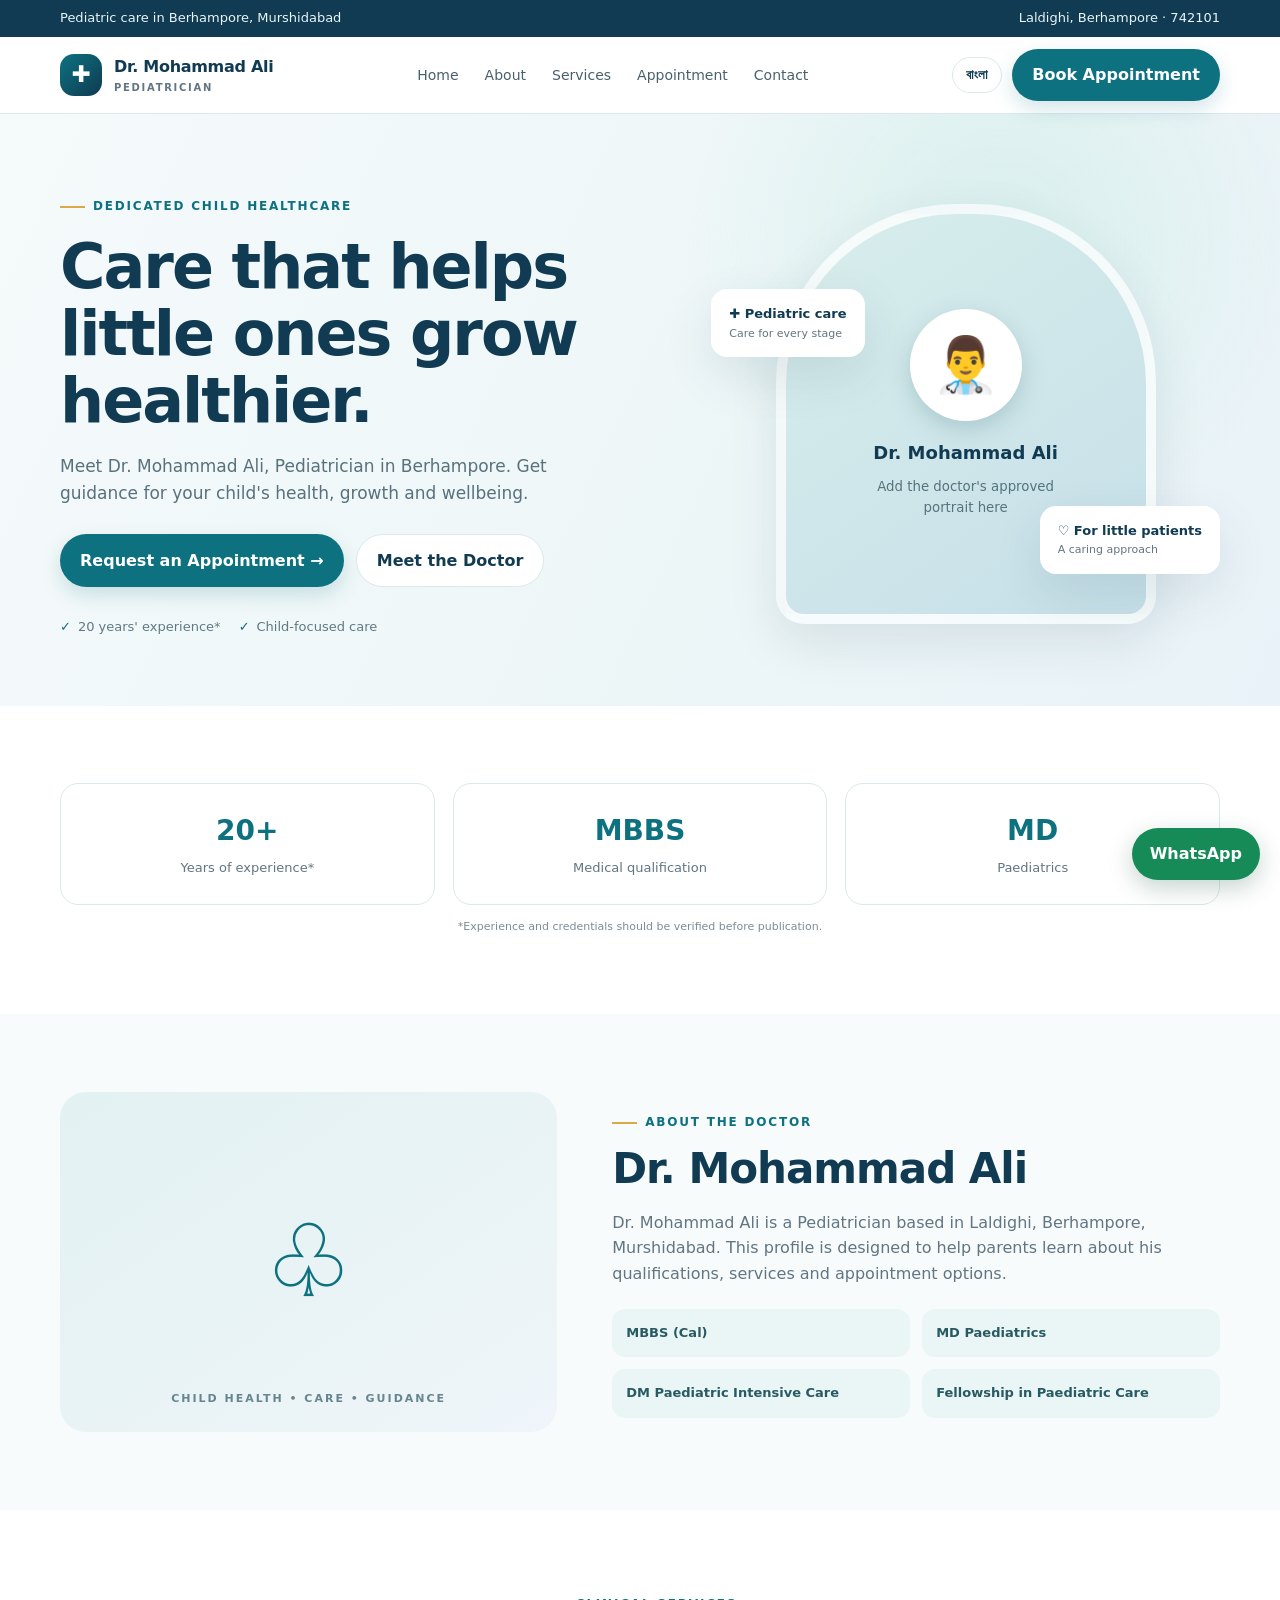
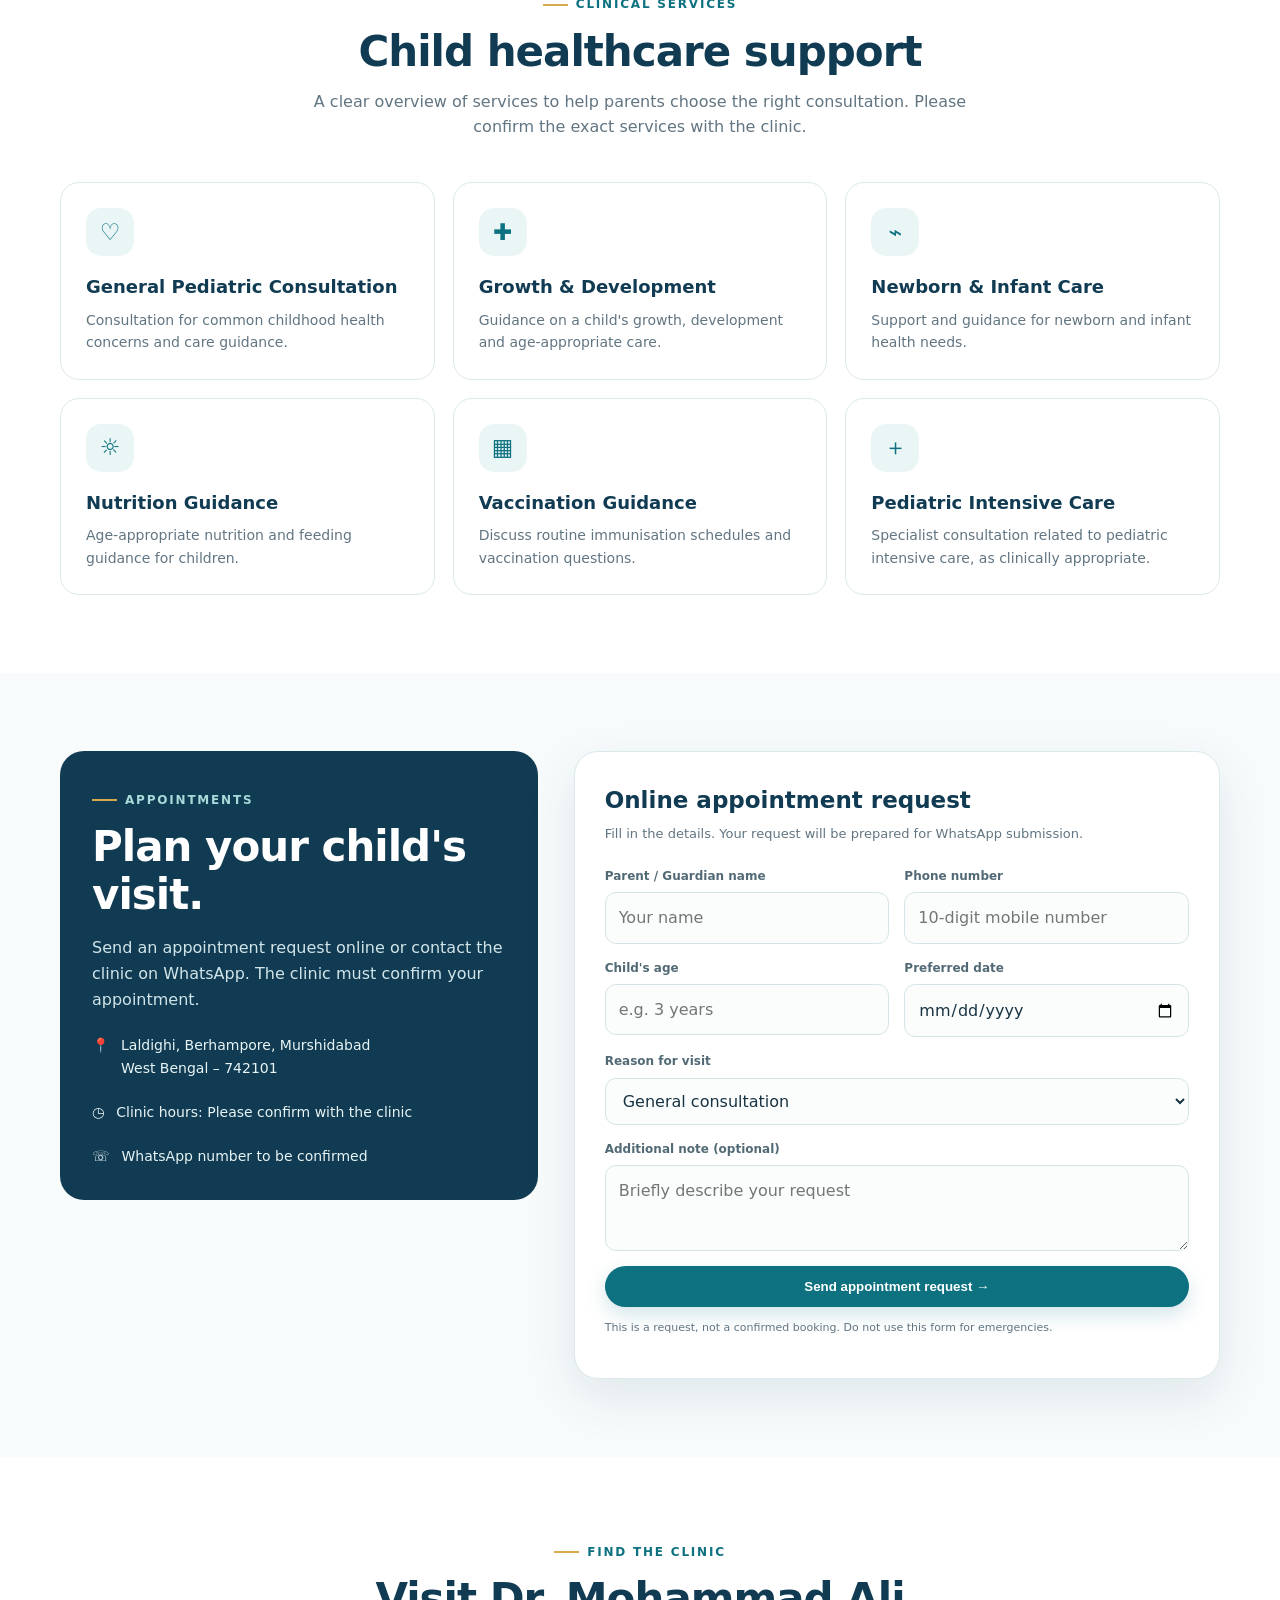
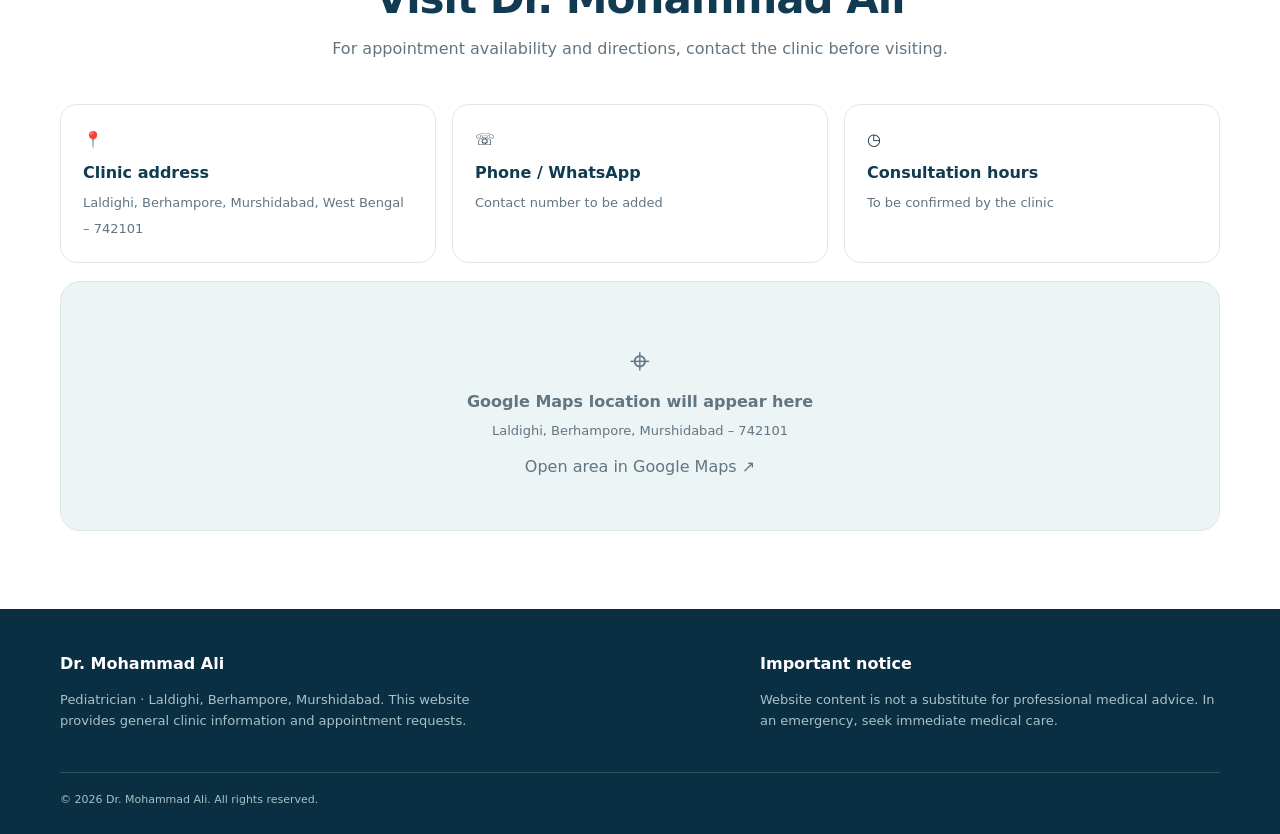
<file: index.html/public/assets/aistudio/dr_mohammad_ali_website_77bca376.html>
<!doctype html>
<html lang="en">
<head>
<meta charset="utf-8">
<meta name="viewport" content="width=device-width,initial-scale=1">
<meta name="description" content="Official website of Dr. Mohammad Ali, Pediatrician in Laldighi, Berhampore, Murshidabad. Explore child healthcare services and request an appointment.">
<meta name="theme-color" content="#0d5670">
<title>Dr. Mohammad Ali | Pediatrician in Berhampore</title>
<style>
:root{--navy:#103b52;--teal:#0d7180;--mint:#eaf6f5;--sky:#edf5fb;--ink:#183342;--muted:#617582;--line:#dce8eb;--white:#fff;--gold:#d9a94b;--shadow:0 18px 50px rgba(18,59,78,.10)}
*{box-sizing:border-box}html{scroll-behavior:smooth}body{margin:0;font-family:Inter,ui-sans-serif,system-ui,-apple-system,"Segoe UI",sans-serif;color:var(--ink);background:#fff;line-height:1.6}a{color:inherit;text-decoration:none}.container{width:min(1160px,calc(100% - 40px));margin:auto}.topbar{background:var(--navy);color:#e8f5f7;font-size:13px;padding:8px 0}.topbar .container{display:flex;justify-content:space-between;gap:14px;flex-wrap:wrap}.nav{position:sticky;top:0;z-index:10;background:rgba(255,255,255,.94);backdrop-filter:blur(14px);border-bottom:1px solid var(--line)}.navin{height:76px;display:flex;align-items:center;justify-content:space-between;gap:20px}.brand{display:flex;align-items:center;gap:12px;font-weight:800;color:var(--navy);letter-spacing:-.3px}.brandmark{width:42px;height:42px;border-radius:14px;background:linear-gradient(135deg,var(--teal),var(--navy));display:grid;place-items:center;color:white;font-size:23px}.brand small{display:block;font-size:10px;letter-spacing:1.7px;color:var(--muted);font-weight:700}.links{display:flex;align-items:center;gap:26px;font-size:14px;color:#49616d}.links a:hover{color:var(--teal)}.navactions{display:flex;align-items:center;gap:10px}.lang{border:1px solid var(--line);background:white;border-radius:999px;padding:9px 13px;font-weight:700;color:var(--navy);cursor:pointer}.btn{display:inline-flex;align-items:center;justify-content:center;gap:8px;border:0;border-radius:999px;padding:13px 20px;background:var(--teal);color:white;font-weight:750;cursor:pointer;box-shadow:0 8px 20px rgba(13,113,128,.18);transition:.2s}.btn:hover{transform:translateY(-2px);background:#095d6b}.btn.secondary{background:white;color:var(--navy);border:1px solid var(--line);box-shadow:none}.hero{background:radial-gradient(circle at 78% 22%,#d8efed 0,transparent 28%),linear-gradient(115deg,#f5fafb 0%,#edf6f7 58%,#e9f2f8 100%);padding:76px 0 68px;overflow:hidden}.hero-grid{display:grid;grid-template-columns:1.08fr .92fr;align-items:center;gap:54px}.eyebrow{display:inline-flex;align-items:center;gap:8px;color:var(--teal);font-weight:800;font-size:12px;letter-spacing:1.8px;text-transform:uppercase}.eyebrow:before{content:"";width:25px;height:2px;background:var(--gold)}h1{font-size:clamp(38px,5vw,62px);line-height:1.08;letter-spacing:-2px;color:var(--navy);margin:18px 0}.hero p{font-size:17px;color:#58717d;max-width:570px;margin:0 0 26px}.hero-actions{display:flex;gap:12px;flex-wrap:wrap}.trustline{display:flex;align-items:center;gap:18px;margin-top:30px;color:#607984;font-size:13px;flex-wrap:wrap}.trustline span{display:flex;align-items:center;gap:7px}.check{color:var(--teal);font-weight:900}.doctor-visual{position:relative;min-height:430px;display:grid;place-items:center}.portrait-placeholder{width:min(380px,90%);height:420px;border-radius:180px 180px 28px 28px;background:linear-gradient(145deg,#d8eeec,#c6dfe8);border:10px solid rgba(255,255,255,.78);box-shadow:var(--shadow);display:flex;flex-direction:column;align-items:center;justify-content:center;text-align:center;color:#35616d;padding:30px}.portrait-placeholder .avatar{width:112px;height:112px;border-radius:50%;background:#fff;display:grid;place-items:center;font-size:54px;margin-bottom:18px;box-shadow:0 8px 25px #aac9ce}.portrait-placeholder strong{font-size:18px;color:var(--navy)}.portrait-placeholder small{max-width:230px;color:#55737d;margin-top:8px}.float-card{position:absolute;background:white;padding:15px 18px;border-radius:16px;box-shadow:var(--shadow);font-size:13px;font-weight:750;color:var(--navy)}.float-card.one{left:0;top:90px}.float-card.two{right:0;bottom:55px}.float-card em{display:block;color:var(--muted);font-style:normal;font-weight:500;font-size:11px}.section{padding:78px 0}.section.soft{background:#f7fbfc}.section-head{text-align:center;max-width:690px;margin:0 auto 42px}.section-head .eyebrow{justify-content:center}.section h2{font-size:clamp(29px,3.4vw,42px);line-height:1.15;color:var(--navy);letter-spacing:-1px;margin:13px 0}.section-head p{color:var(--muted);margin:0}.stats{display:grid;grid-template-columns:repeat(3,1fr);gap:18px;margin-top:-1px}.stat{padding:25px;border:1px solid var(--line);border-radius:18px;background:#fff;text-align:center}.stat strong{font-size:28px;color:var(--teal);display:block}.stat span{font-size:13px;color:var(--muted)}.about-grid{display:grid;grid-template-columns:.9fr 1.1fr;gap:55px;align-items:center}.about-art{min-height:340px;border-radius:26px;background:linear-gradient(145deg,#e2f1f1,#eff5fa);display:grid;place-items:center;color:var(--teal);font-size:100px;position:relative}.about-art:after{content:"CHILD HEALTH • CARE • GUIDANCE";position:absolute;bottom:24px;font-size:11px;letter-spacing:2px;font-weight:800;color:#66858d}.about-copy p{color:var(--muted)}.credentials{display:grid;grid-template-columns:1fr 1fr;gap:12px;margin-top:22px}.credential{padding:14px;border-radius:13px;background:var(--mint);font-size:13px;font-weight:700;color:#285a63}.cards{display:grid;grid-template-columns:repeat(3,1fr);gap:18px}.service{padding:25px;border:1px solid var(--line);border-radius:19px;background:white;transition:.2s}.service:hover{transform:translateY(-4px);box-shadow:var(--shadow)}.service-icon{width:48px;height:48px;border-radius:15px;background:var(--mint);display:grid;place-items:center;color:var(--teal);font-size:23px}.service h3{color:var(--navy);font-size:18px;margin:17px 0 7px}.service p{font-size:14px;color:var(--muted);margin:0}.booking{display:grid;grid-template-columns:.85fr 1.15fr;gap:36px;align-items:start}.booking-info{background:var(--navy);color:#fff;border-radius:24px;padding:32px}.booking-info h2{color:white}.booking-info p{color:#d1e4e9}.info-row{display:flex;gap:12px;margin-top:22px;color:#e8f4f5;font-size:14px}.formbox{border:1px solid var(--line);border-radius:24px;padding:30px;background:#fff;box-shadow:var(--shadow)}.formbox h3{margin:0 0 5px;color:var(--navy);font-size:23px}.formbox>p{color:var(--muted);font-size:13px;margin:0 0 22px}.formgrid{display:grid;grid-template-columns:1fr 1fr;gap:15px}.field{display:flex;flex-direction:column;gap:6px}.field.full{grid-column:1/-1}.field label{font-size:12px;font-weight:800;color:#526a75}.field input,.field select,.field textarea{width:100%;border:1px solid #d7e4e7;border-radius:11px;padding:12px 13px;font:inherit;color:var(--ink);background:#fbfdfd;outline:none}.field input:focus,.field select:focus,.field textarea:focus{border-color:var(--teal);box-shadow:0 0 0 3px #0d718018}.field textarea{min-height:86px;resize:vertical}.form-note{font-size:11px;color:var(--muted);margin:12px 0}.contact-grid{display:grid;grid-template-columns:repeat(3,1fr);gap:16px}.contact-card{padding:22px;border:1px solid var(--line);border-radius:17px}.contact-card b{display:block;color:var(--navy);margin:8px 0 3px}.contact-card span{font-size:13px;color:var(--muted)}.mapbox{border:1px solid var(--line);border-radius:20px;overflow:hidden;background:#edf4f5;min-height:250px;display:grid;place-items:center;text-align:center;padding:28px;color:var(--muted)}.footer{background:#0b2f42;color:#d7e7eb;padding:42px 0 25px}.footergrid{display:flex;justify-content:space-between;gap:25px;flex-wrap:wrap}.footer strong{color:white}.footer p{font-size:13px;color:#a9c1c8;max-width:460px}.copyright{border-top:1px solid #315365;margin-top:28px;padding-top:18px;font-size:11px;color:#a9c1c8}.sticky-wa{position:fixed;right:20px;bottom:20px;z-index:20;border-radius:50px;background:#168b58;color:white;padding:13px 18px;font-weight:800;box-shadow:0 8px 25px #124b373d}.notice{display:none;margin-top:12px;padding:12px;border-radius:10px;background:#eaf6f0;color:#176342;font-size:13px}.notice.show{display:block}
@media(max-width:850px){.links{display:none}.hero-grid,.about-grid,.booking{grid-template-columns:1fr}.hero{padding:55px 0}.doctor-visual{min-height:360px}.portrait-placeholder{height:350px}.cards{grid-template-columns:repeat(2,1fr)}.stats{gap:10px}.float-card.one{left:3%}.float-card.two{right:2%}}
@media(max-width:560px){.container{width:min(100% - 28px,1160px)}.navin{height:66px}.brandmark{width:37px;height:37px}.navactions .btn{display:none}.hero h1{letter-spacing:-1.2px}.hero p{font-size:15px}.doctor-visual{min-height:320px}.portrait-placeholder{height:310px}.float-card{font-size:11px;padding:11px 13px}.section{padding:58px 0}.stats,.cards,.contact-grid{grid-template-columns:1fr}.credentials{grid-template-columns:1fr}.formbox,.booking-info{padding:22px}.formgrid{grid-template-columns:1fr}.field.full{grid-column:auto}.topbar .container{justify-content:center;text-align:center}.sticky-wa{right:12px;bottom:12px}}
</style>
</head>
<body>
<div class="topbar"><div class="container"><span data-en="Pediatric care in Berhampore, Murshidabad" data-bn="বহরমপুর, মুর্শিদাবাদে শিশু চিকিৎসা পরিষেবা">Pediatric care in Berhampore, Murshidabad</span><span> Laldighi, Berhampore · 742101</span></div></div>
<header class="nav"><div class="container navin">
<a class="brand" href="#home"><span class="brandmark">✚</span><span>Dr. Mohammad Ali<small data-en="PEDIATRICIAN" data-bn="শিশু বিশেষজ্ঞ">PEDIATRICIAN</small></span></a>
<nav class="links"><a href="#home" data-en="Home" data-bn="হোম">Home</a><a href="#about" data-en="About" data-bn="পরিচিতি">About</a><a href="#services" data-en="Services" data-bn="পরিষেবা">Services</a><a href="#appointment" data-en="Appointment" data-bn="অ্যাপয়েন্টমেন্ট">Appointment</a><a href="#contact" data-en="Contact" data-bn="যোগাযোগ">Contact</a></nav>
<div class="navactions"><button class="lang" id="langBtn" type="button">বাংলা</button><a class="btn" href="#appointment" data-en="Book Appointment" data-bn="অ্যাপয়েন্টমেন্ট নিন">Book Appointment</a></div>
</div></header>
<main>
<section class="hero" id="home"><div class="container hero-grid"><div>
<div class="eyebrow" data-en="Dedicated child healthcare" data-bn="শিশুদের যত্নে নিবেদিত">Dedicated child healthcare</div>
<h1 data-en="Care that helps little ones grow healthier." data-bn="শিশুর সুস্থ বেড়ে ওঠার জন্য যত্ন ও চিকিৎসা।">Care that helps little ones grow healthier.</h1>
<p data-en="Meet Dr. Mohammad Ali, Pediatrician in Berhampore. Get guidance for your child's health, growth and wellbeing." data-bn="বহরমপুরের শিশু বিশেষজ্ঞ ডাঃ মোহাম্মদ আলীর সঙ্গে যোগাযোগ করুন। শিশুর স্বাস্থ্য, বৃদ্ধি ও সুস্থতা সম্পর্কে পরামর্শ নিন।">Meet Dr. Mohammad Ali, Pediatrician in Berhampore. Get guidance for your child's health, growth and wellbeing.</p>
<div class="hero-actions"><a class="btn" href="#appointment" data-en="Request an Appointment →" data-bn="অ্যাপয়েন্টমেন্টের অনুরোধ করুন →">Request an Appointment →</a><a class="btn secondary" href="#about" data-en="Meet the Doctor" data-bn="ডাক্তারের পরিচিতি">Meet the Doctor</a></div>
<div class="trustline"><span><b class="check">✓</b><span data-en="20 years' experience*" data-bn="২০ বছরের অভিজ্ঞতা*">20 years' experience*</span></span><span><b class="check">✓</b><span data-en="Child-focused care" data-bn="শিশু-কেন্দ্রিক চিকিৎসা">Child-focused care</span></span></div>
</div>
<div class="doctor-visual"><div class="portrait-placeholder"><div class="avatar">👨‍⚕️</div><strong>Dr. Mohammad Ali</strong><small data-en="Add the doctor's approved portrait here" data-bn="এখানে ডাক্তারের অনুমোদিত ছবি যুক্ত করুন">Add the doctor's approved portrait here</small></div><div class="float-card one">✚ <span data-en="Pediatric care" data-bn="শিশু চিকিৎসা">Pediatric care</span><em data-en="Care for every stage" data-bn="শিশুর প্রতিটি পর্যায়ে যত্ন">Care for every stage</em></div><div class="float-card two">♡ <span data-en="For little patients" data-bn="ছোট্ট রোগীদের জন্য">For little patients</span><em data-en="A caring approach" data-bn="যত্নশীল পরিষেবা">A caring approach</em></div></div>
</div></section>
<section class="section"><div class="container stats"><div class="stat"><strong>20+</strong><span data-en="Years of experience*" data-bn="বছরের অভিজ্ঞতা*">Years of experience*</span></div><div class="stat"><strong>MBBS</strong><span data-en="Medical qualification" data-bn="চিকিৎসা-শিক্ষাগত যোগ্যতা">Medical qualification</span></div><div class="stat"><strong>MD</strong><span data-en="Paediatrics" data-bn="শিশু চিকিৎসা">Paediatrics</span></div></div><p style="text-align:center;font-size:11px;color:#7b8d95;margin:13px 0 0" data-en="*Experience and credentials should be verified before publication." data-bn="*প্রকাশের আগে অভিজ্ঞতা ও যোগ্যতার তথ্য যাচাই করুন।">*Experience and credentials should be verified before publication.</p></section>
<section class="section soft" id="about"><div class="container about-grid"><div class="about-art">♧</div><div class="about-copy"><div class="eyebrow" data-en="About the doctor" data-bn="ডাক্তারের পরিচিতি">About the doctor</div><h2 data-en="Dr. Mohammad Ali" data-bn="ডাঃ মোহাম্মদ আলী">Dr. Mohammad Ali</h2><p data-en="Dr. Mohammad Ali is a Pediatrician based in Laldighi, Berhampore, Murshidabad. This profile is designed to help parents learn about his qualifications, services and appointment options." data-bn="ডাঃ মোহাম্মদ আলী মুর্শিদাবাদের বহরমপুরের লালদিঘিতে শিশু বিশেষজ্ঞ হিসেবে পরিষেবা দেন। তাঁর যোগ্যতা, পরিষেবা এবং অ্যাপয়েন্টমেন্টের তথ্য এখানে জানতে পারবেন।">Dr. Mohammad Ali is a Pediatrician based in Laldighi, Berhampore, Murshidabad. This profile is designed to help parents learn about his qualifications, services and appointment options.</p><div class="credentials"><div class="credential">MBBS (Cal)</div><div class="credential">MD Paediatrics</div><div class="credential">DM Paediatric Intensive Care</div><div class="credential">Fellowship in Paediatric Care</div></div></div></div></section>
<section class="section" id="services"><div class="container"><div class="section-head"><div class="eyebrow" data-en="Clinical services" data-bn="চিকিৎসা পরিষেবা">Clinical services</div><h2 data-en="Child healthcare support" data-bn="শিশুদের স্বাস্থ্য পরিষেবা">Child healthcare support</h2><p data-en="A clear overview of services to help parents choose the right consultation. Please confirm the exact services with the clinic." data-bn="অভিভাবকদের সুবিধার জন্য পরিষেবার সংক্ষিপ্ত বিবরণ। নির্দিষ্ট পরিষেবা ক্লিনিক থেকে নিশ্চিত করুন।">A clear overview of services to help parents choose the right consultation. Please confirm the exact services with the clinic.</p></div><div class="cards">
<article class="service"><div class="service-icon">♡</div><h3 data-en="General Pediatric Consultation" data-bn="শিশুদের সাধারণ চিকিৎসা">General Pediatric Consultation</h3><p data-en="Consultation for common childhood health concerns and care guidance." data-bn="শিশুদের সাধারণ স্বাস্থ্য সমস্যা ও পরিচর্যা সম্পর্কে পরামর্শ।">Consultation for common childhood health concerns and care guidance.</p></article>
<article class="service"><div class="service-icon">✚</div><h3 data-en="Growth & Development" data-bn="শারীরিক বৃদ্ধি ও বিকাশ">Growth & Development</h3><p data-en="Guidance on a child's growth, development and age-appropriate care." data-bn="শিশুর বয়স অনুযায়ী বৃদ্ধি, বিকাশ ও পরিচর্যা সম্পর্কে পরামর্শ।">Guidance on a child's growth, development and age-appropriate care.</p></article>
<article class="service"><div class="service-icon">⌁</div><h3 data-en="Newborn & Infant Care" data-bn="নবজাতক ও শিশুর যত্ন">Newborn & Infant Care</h3><p data-en="Support and guidance for newborn and infant health needs." data-bn="নবজাতক ও ছোট শিশুর স্বাস্থ্য সংক্রান্ত পরামর্শ।">Support and guidance for newborn and infant health needs.</p></article>
<article class="service"><div class="service-icon">☼</div><h3 data-en="Nutrition Guidance" data-bn="পুষ্টি সংক্রান্ত পরামর্শ">Nutrition Guidance</h3><p data-en="Age-appropriate nutrition and feeding guidance for children." data-bn="শিশুর বয়স অনুযায়ী পুষ্টি ও খাবার সংক্রান্ত পরামর্শ।">Age-appropriate nutrition and feeding guidance for children.</p></article>
<article class="service"><div class="service-icon">▦</div><h3 data-en="Vaccination Guidance" data-bn="টিকাকরণ সংক্রান্ত পরামর্শ">Vaccination Guidance</h3><p data-en="Discuss routine immunisation schedules and vaccination questions." data-bn="নিয়মিত টিকাকরণ সূচি ও টিকা সংক্রান্ত প্রশ্ন নিয়ে আলোচনা।">Discuss routine immunisation schedules and vaccination questions.</p></article>
<article class="service"><div class="service-icon">＋</div><h3 data-en="Pediatric Intensive Care" data-bn="শিশুদের নিবিড় পরিচর্যা">Pediatric Intensive Care</h3><p data-en="Specialist consultation related to pediatric intensive care, as clinically appropriate." data-bn="প্রয়োজন অনুযায়ী শিশুদের নিবিড় পরিচর্যা বিষয়ে বিশেষজ্ঞ পরামর্শ।">Specialist consultation related to pediatric intensive care, as clinically appropriate.</p></article>
</div></div></section>
<section class="section soft" id="appointment"><div class="container booking"><div class="booking-info"><div class="eyebrow" style="color:#a9d9d8" data-en="Appointments" data-bn="অ্যাপয়েন্টমেন্ট">Appointments</div><h2 data-en="Plan your child's visit." data-bn="আপনার শিশুর দেখানোর সময় ঠিক করুন।">Plan your child's visit.</h2><p data-en="Send an appointment request online or contact the clinic on WhatsApp. The clinic must confirm your appointment." data-bn="অনলাইনে অ্যাপয়েন্টমেন্টের অনুরোধ পাঠান অথবা WhatsApp-এ যোগাযোগ করুন। ক্লিনিক থেকে সময় নিশ্চিত করা হবে।">Send an appointment request online or contact the clinic on WhatsApp. The clinic must confirm your appointment.</p><div class="info-row">📍 <span>Laldighi, Berhampore, Murshidabad<br>West Bengal – 742101</span></div><div class="info-row">◷ <span data-en="Clinic hours: Please confirm with the clinic" data-bn="চেম্বারের সময়: ক্লিনিক থেকে নিশ্চিত করুন">Clinic hours: Please confirm with the clinic</span></div><div class="info-row">☏ <span data-en="WhatsApp number to be confirmed" data-bn="WhatsApp নম্বর নিশ্চিত করতে হবে">WhatsApp number to be confirmed</span></div></div>
<div class="formbox"><h3 data-en="Online appointment request" data-bn="অনলাইন অ্যাপয়েন্টমেন্টের অনুরোধ">Online appointment request</h3><p data-en="Fill in the details. Your request will be prepared for WhatsApp submission." data-bn="তথ্য পূরণ করুন। আপনার অনুরোধটি WhatsApp-এ পাঠানোর জন্য তৈরি হবে।">Fill in the details. Your request will be prepared for WhatsApp submission.</p>
<form id="bookingForm"><div class="formgrid">
<div class="field"><label data-en="Parent / Guardian name" data-bn="অভিভাবকের নাম">Parent / Guardian name</label><input id="parent" required placeholder="Your name"></div>
<div class="field"><label data-en="Phone number" data-bn="ফোন নম্বর">Phone number</label><input id="phone" type="tel" required placeholder="10-digit mobile number" pattern="[0-9+\-\s]{10,15}"></div>
<div class="field"><label data-en="Child's age" data-bn="শিশুর বয়স">Child's age</label><input id="age" required placeholder="e.g. 3 years"></div>
<div class="field"><label data-en="Preferred date" data-bn="পছন্দের তারিখ">Preferred date</label><input id="date" type="date" required></div>
<div class="field full"><label data-en="Reason for visit" data-bn="দেখানোর কারণ">Reason for visit</label><select id="reason"><option>General consultation</option><option>Newborn / infant care</option><option>Growth and development</option><option>Follow-up visit</option><option>Other</option></select></div>
<div class="field full"><label data-en="Additional note (optional)" data-bn="অতিরিক্ত তথ্য (ঐচ্ছিক)">Additional note (optional)</label><textarea id="note" placeholder="Briefly describe your request"></textarea></div>
<div class="field full"><button class="btn" type="submit" style="width:100%" data-en="Send appointment request →" data-bn="অ্যাপয়েন্টমেন্টের অনুরোধ পাঠান →">Send appointment request →</button></div>
</div></form><div class="form-note" data-en="This is a request, not a confirmed booking. Do not use this form for emergencies." data-bn="এটি শুধুমাত্র অনুরোধ, নিশ্চিত বুকিং নয়। জরুরি অবস্থায় এই ফর্ম ব্যবহার করবেন না।">This is a request, not a confirmed booking. Do not use this form for emergencies.</div><div class="notice" id="notice">Your request is ready. WhatsApp will open when the clinic number is configured.</div></div></div></section>
<section class="section" id="contact"><div class="container"><div class="section-head"><div class="eyebrow" data-en="Find the clinic" data-bn="ক্লিনিকের ঠিকানা">Find the clinic</div><h2 data-en="Visit Dr. Mohammad Ali" data-bn="ডাঃ মোহাম্মদ আলীর চেম্বারে আসুন">Visit Dr. Mohammad Ali</h2><p data-en="For appointment availability and directions, contact the clinic before visiting." data-bn="অ্যাপয়েন্টমেন্ট ও যাতায়াতের দিকনির্দেশ জানতে যাওয়ার আগে ক্লিনিকে যোগাযোগ করুন।">For appointment availability and directions, contact the clinic before visiting.</p></div><div class="contact-grid"><div class="contact-card">📍<b data-en="Clinic address" data-bn="চেম্বারের ঠিকানা">Clinic address</b><span>Laldighi, Berhampore, Murshidabad, West Bengal – 742101</span></div><div class="contact-card">☏<b data-en="Phone / WhatsApp" data-bn="ফোন / WhatsApp">Phone / WhatsApp</b><span>Contact number to be added</span></div><div class="contact-card">◷<b data-en="Consultation hours" data-bn="চেম্বারের সময়">Consultation hours</b><span>To be confirmed by the clinic</span></div></div><div style="height:18px"></div><div class="mapbox"><div><div style="font-size:35px">⌖</div><strong data-en="Google Maps location will appear here" data-bn="এখানে Google Maps-এর অবস্থান যুক্ত হবে">Google Maps location will appear here</strong><div style="font-size:13px;margin-top:6px">Laldighi, Berhampore, Murshidabad – 742101</div><div style="margin-top:12px"><a target="_blank" rel="noopener" href="https://www.google.com/maps/search/?api=1&query=Laldighi%2C+Berhampore%2C+Murshidabad">Open area in Google Maps ↗</a></div></div></div></div></section>
</main>
<footer class="footer"><div class="container"><div class="footergrid"><div><strong>Dr. Mohammad Ali</strong><p data-en="Pediatrician · Laldighi, Berhampore, Murshidabad. This website provides general clinic information and appointment requests." data-bn="শিশু বিশেষজ্ঞ · লালদিঘি, বহরমপুর, মুর্শিদাবাদ। এই ওয়েবসাইটে ক্লিনিকের সাধারণ তথ্য ও অ্যাপয়েন্টমেন্টের অনুরোধের সুবিধা রয়েছে।">Pediatrician · Laldighi, Berhampore, Murshidabad. This website provides general clinic information and appointment requests.</p></div><div><strong data-en="Important notice" data-bn="জরুরি বিজ্ঞপ্তি">Important notice</strong><p data-en="Website content is not a substitute for professional medical advice. In an emergency, seek immediate medical care." data-bn="ওয়েবসাইটের তথ্য চিকিৎসকের পরামর্শের বিকল্প নয়। জরুরি অবস্থায় অবিলম্বে চিকিৎসা নিন।">Website content is not a substitute for professional medical advice. In an emergency, seek immediate medical care.</p></div></div><div class="copyright">© <span id="year"></span> Dr. Mohammad Ali. All rights reserved.</div></div></footer>
<a class="sticky-wa" id="waLink" href="#appointment">WhatsApp</a>
<script>
const WHATSAPP_NUMBER = ""; // Add clinic WhatsApp number with country code, digits only (e.g. 91XXXXXXXXXX)
let language="en";
const langBtn=document.getElementById("langBtn");
langBtn.addEventListener("click",()=>{language=language==="en"?"bn":"en";document.documentElement.lang=language;document.querySelectorAll("[data-en]").forEach(el=>{el.textContent=el.dataset[language]});langBtn.textContent=language==="en"?"বাংলা":"English";});
document.getElementById("year").textContent=new Date().getFullYear();
document.getElementById("date").min=new Date().toISOString().slice(0,10);
document.getElementById("bookingForm").addEventListener("submit",e=>{
 e.preventDefault();
 const values={parent:document.getElementById("parent").value.trim(),phone:document.getElementById("phone").value.trim(),age:document.getElementById("age").value.trim(),date:document.getElementById("date").value,reason:document.getElementById("reason").value,note:document.getElementById("note").value.trim()};
 const msg=`Appointment request for Dr. Mohammad Ali\nParent/Guardian: ${values.parent}\nPhone: ${values.phone}\nChild's age: ${values.age}\nPreferred date: ${values.date}\nReason: ${values.reason}\nAdditional note: ${values.note||"None"}\nPlease confirm availability.`;
 const notice=document.getElementById("notice");notice.classList.add("show");
 if(WHATSAPP_NUMBER){window.open(`https://wa.me/${WHATSAPP_NUMBER}?text=${encodeURIComponent(msg)}`,"_blank","noopener");}
 else {notice.textContent="Form is ready, but the clinic WhatsApp number has not been configured. Add it in the website settings before publishing."; }
});
document.getElementById("waLink").addEventListener("click",e=>{if(!WHATSAPP_NUMBER){e.preventDefault();document.getElementById("appointment").scrollIntoView();}else{e.currentTarget.href=`https://wa.me/${WHATSAPP_NUMBER}`;}});
</script>
</body>
</html>
</file>
